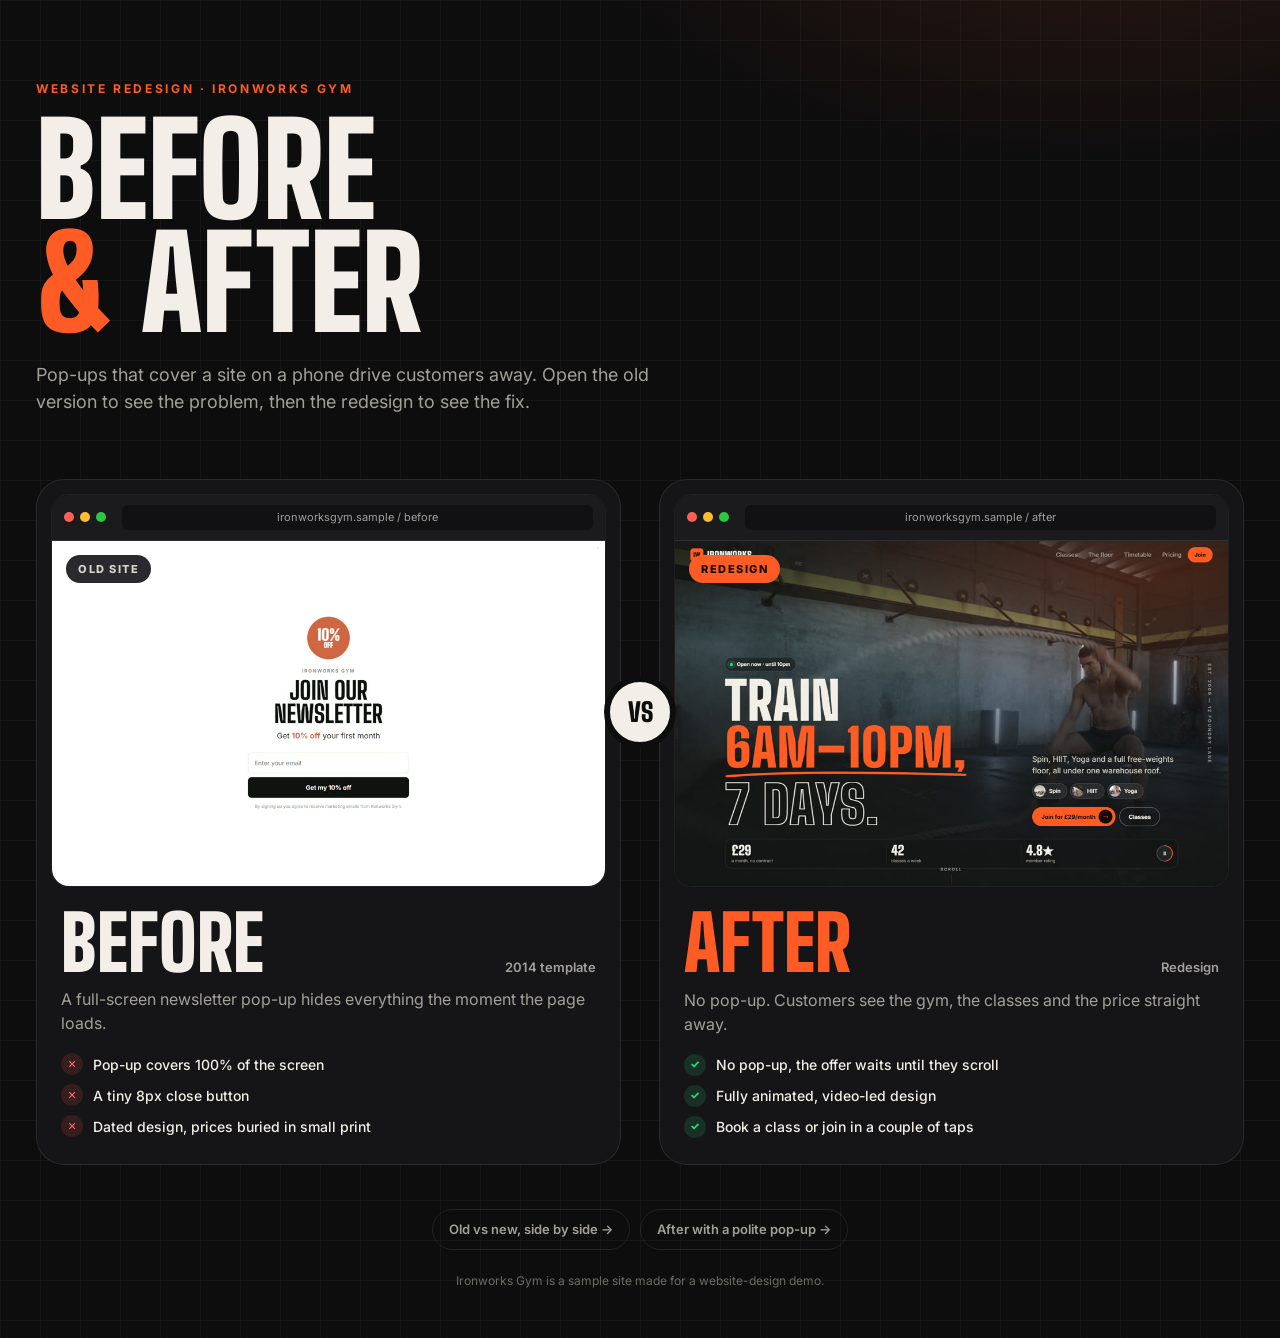
<file: index.html>
<!doctype html>
<html lang="en">
<head>
  <meta charset="utf-8">
  <meta name="viewport" content="width=device-width, initial-scale=1">
  <title>Ironworks Gym · Before &amp; After</title>
  <meta name="description" content="Website redesign demo for Ironworks Gym: the old pop-up-covered site and the new redesign, side by side.">
  <meta name="theme-color" content="#0d0d0e">
  <link rel="preconnect" href="https://fonts.googleapis.com">
  <link rel="preconnect" href="https://fonts.gstatic.com" crossorigin>
  <link rel="stylesheet" href="https://fonts.googleapis.com/css2?family=Big+Shoulders+Display:wght@800;900&family=Inter:wght@400;500;600;700&display=swap">
  <style>
    :root {
      --bg: #0d0d0e; --card: #151517; --line: rgba(255, 255, 255, 0.09);
      --text: #f3efe8; --muted: #a3a09a; --accent: #ff5b24; --accent-ink: #140600;
      --display: "Big Shoulders Display", Impact, sans-serif; --body: "Inter", system-ui, sans-serif;
      --ease-out: cubic-bezier(0.16, 1, 0.3, 1); --spring: cubic-bezier(0.34, 1.56, 0.64, 1);
    }
    * { box-sizing: border-box; }
    body {
      margin: 0; min-height: 100vh;
      background:
        radial-gradient(900px 500px at 85% -10%, rgba(255, 91, 36, 0.14), transparent 60%),
        linear-gradient(rgba(255, 255, 255, 0.035) 1px, transparent 1px) 0 0 / 40px 40px,
        linear-gradient(90deg, rgba(255, 255, 255, 0.035) 1px, transparent 1px) 0 0 / 40px 40px,
        var(--bg);
      color: var(--text); font: 400 16px/1.5 var(--body); -webkit-font-smoothing: antialiased;
    }
    a { color: inherit; }
    .wrap { max-width: 1240px; margin: 0 auto; padding: clamp(40px, 7vw, 80px) 16px 48px; }

    /* Heading */
    .kicker { margin: 0 0 16px; color: var(--accent); font-size: 12px; font-weight: 700; letter-spacing: 0.22em; text-transform: uppercase; }
    h1 { margin: 0; font: 900 clamp(56px, 10vw, 132px)/0.88 var(--display); text-transform: uppercase; }
    h1 .line { display: block; overflow: hidden; }
    h1 .line > span { display: inline-block; animation: rise 1.1s var(--ease-out) both; }
    h1 .line:nth-child(2) > span { animation-delay: 0.12s; }
    h1 em { color: var(--accent); font-style: normal; }
    @keyframes rise { from { transform: translateY(105%); } }
    .lede { max-width: 56ch; margin: 22px 0 0; color: var(--muted); font-size: clamp(16px, 1.6vw, 18px); animation: fade 1s var(--ease-out) 0.4s both; }
    @keyframes fade { from { opacity: 0; transform: translateY(16px); } }

    /* Cards */
    .cards { position: relative; display: grid; grid-template-columns: 1fr 1fr; gap: clamp(20px, 3vw, 40px); margin-top: clamp(40px, 6vw, 64px); }
    .card {
      --rx: 0deg; --ry: 0deg;
      position: relative; display: flex; flex-direction: column;
      padding: 14px 14px 26px;
      border: 1px solid var(--line); border-radius: 28px;
      background: var(--card);
      text-decoration: none;
      transform: perspective(1200px) rotateX(var(--rx)) rotateY(var(--ry));
      transition: transform 0.5s var(--ease-out), border-color 0.4s, box-shadow 0.4s, translate 0.5s var(--ease-out);
      animation: cardIn 1.1s var(--ease-out) both;
    }
    .card.before { animation-name: cardInLeft; animation-delay: 0.35s; }
    .card.after { animation-name: cardInRight; animation-delay: 0.5s; }
    @keyframes cardInLeft { from { opacity: 0; translate: -80px 40px; rotate: -4deg; } }
    @keyframes cardInRight { from { opacity: 0; translate: 80px 40px; rotate: 4deg; } }
    .card.is-tilting { transition: transform 0.12s linear, border-color 0.4s, box-shadow 0.4s; }
    .card:hover { border-color: var(--tone); box-shadow: 0 40px 80px -40px var(--glow); }
    .card:focus-visible { outline: 3px solid var(--accent); outline-offset: 4px; }
    .before { --tone: rgba(255, 255, 255, 0.35); --glow: rgba(255, 255, 255, 0.25); }
    .after { --tone: var(--accent); --glow: rgba(255, 91, 36, 0.6); }

    /* Browser frame with the screenshot */
    .frame { overflow: hidden; border: 1px solid var(--line); border-radius: 18px; background: #0a0a0b; }
    .frame-bar { display: flex; align-items: center; gap: 6px; padding: 10px 12px; border-bottom: 1px solid var(--line); background: #1b1b1e; }
    .frame-bar i { width: 10px; height: 10px; border-radius: 50%; background: #3a3a3f; }
    .frame-bar i:nth-child(1) { background: #ff5f57; } .frame-bar i:nth-child(2) { background: #febc2e; } .frame-bar i:nth-child(3) { background: #28c840; }
    .frame-bar span { flex: 1; margin-left: 10px; padding: 4px 10px; border-radius: 6px; background: #111113; color: var(--muted); font-size: 11px; text-align: center; }
    .shot { position: relative; aspect-ratio: 16 / 10; overflow: hidden; }
    .shot img { display: block; width: 100%; height: 100%; object-fit: cover; object-position: top; transition: scale 0.9s var(--ease-out), filter 0.6s; }
    .card:hover .shot img { scale: 1.06; }
    .before .shot img { filter: grayscale(0.35); }
    .before:hover .shot img { filter: none; }
    .shot-cta {
      position: absolute; left: 50%; bottom: 18px;
      display: inline-flex; align-items: center; gap: 10px;
      padding: 10px 10px 10px 20px; border-radius: 999px;
      background: var(--btn); color: var(--btn-ink);
      font-weight: 700; font-size: 14px; white-space: nowrap;
      box-shadow: 0 12px 30px -10px rgba(0, 0, 0, 0.6);
      translate: -50% 20px; opacity: 0;
      transition: translate 0.5s var(--spring), opacity 0.3s;
    }
    .shot-cta b { display: grid; place-items: center; width: 30px; height: 30px; border-radius: 50%; background: var(--btn-ink); color: var(--btn); transition: rotate 0.4s var(--ease-out); }
    .card:hover .shot-cta, .card:focus-visible .shot-cta { translate: -50% 0; opacity: 1; }
    .card:hover .shot-cta b { rotate: -45deg; }
    .before { --btn: var(--text); --btn-ink: var(--bg); }
    .after { --btn: var(--accent); --btn-ink: var(--accent-ink); }
    .shot-tag {
      position: absolute; top: 14px; left: 14px;
      padding: 6px 12px; border-radius: 999px;
      font-size: 11px; font-weight: 800; letter-spacing: 0.14em; text-transform: uppercase;
    }
    .before .shot-tag { background: #2a2a2e; color: #d8d4cc; }
    .after .shot-tag { background: var(--accent); color: var(--accent-ink); }

    /* Card text */
    .card-body { padding: 22px 10px 0; }
    .card-top { display: flex; justify-content: space-between; align-items: baseline; gap: 12px; }
    .card h2 { margin: 0; font: 900 clamp(48px, 6vw, 76px)/0.9 var(--display); text-transform: uppercase; }
    .after h2 { color: var(--accent); }
    .card-top span { color: var(--muted); font-size: 13px; font-weight: 600; }
    .card p { margin: 10px 0 18px; color: var(--muted); }
    .points { display: grid; gap: 9px; margin: 0; padding: 0; list-style: none; font-size: 14px; font-weight: 500; }
    .points li { display: flex; align-items: center; gap: 10px; }
    .points li::before {
      display: grid; place-items: center; flex: none;
      width: 22px; height: 22px; border-radius: 50%;
      font-size: 11px; font-weight: 800;
    }
    .before .points li::before { content: "✕"; background: rgba(255, 80, 80, 0.14); color: #ff7070; }
    .after .points li::before { content: "✓"; background: rgba(52, 210, 123, 0.15); color: #34d27b; }

    /* VS badge */
    .vs {
      position: absolute; left: 50%; top: 34%; z-index: 2;
      display: grid; place-items: center;
      width: 72px; height: 72px; border: 6px solid var(--bg); border-radius: 50%;
      background: var(--text); color: var(--bg);
      font: 900 26px var(--display);
      translate: -50% -50%;
      animation: vsPop 0.7s var(--spring) 0.9s both;
      pointer-events: none;
    }
    @keyframes vsPop { from { scale: 0; rotate: -90deg; } }

    /* Extras */
    .extras { display: flex; flex-wrap: wrap; justify-content: center; gap: 10px; margin-top: 44px; animation: fade 1s var(--ease-out) 0.9s both; }
    .extras a {
      display: inline-flex; align-items: center; gap: 8px;
      padding: 10px 16px; border: 1px solid var(--line); border-radius: 999px;
      color: var(--muted); font-size: 13px; font-weight: 600; text-decoration: none;
      transition: color 0.3s, border-color 0.3s, background 0.3s;
    }
    .extras a:hover { color: var(--text); border-color: rgba(255, 255, 255, 0.3); background: rgba(255, 255, 255, 0.04); }
    .note { margin: 22px 0 0; color: #6e6b66; font-size: 12px; text-align: center; }

    @media (max-width: 820px) {
      .cards { grid-template-columns: 1fr; }
      .vs { top: 50%; width: 60px; height: 60px; font-size: 22px; }
      .shot-cta { translate: -50% 0; opacity: 1; }
    }
    @media (prefers-reduced-motion: reduce) {
      *, *::before, *::after { animation-duration: 0.01ms !important; animation-delay: 0s !important; transition-duration: 0.01ms !important; }
    }
  </style>
</head>
<body>
  <main class="wrap">
    <p class="kicker">Website redesign · Ironworks Gym</p>
    <h1><span class="line"><span>Before</span></span><span class="line"><span><em>&amp;</em> After</span></span></h1>
    <p class="lede">Pop-ups that cover a site on a phone drive customers away. Open the old version to see the problem, then the redesign to see the fix.</p>

    <div class="cards">
      <a class="card before" href="before.html" data-tilt>
        <div class="frame">
          <div class="frame-bar"><i></i><i></i><i></i><span>ironworksgym.sample / before</span></div>
          <div class="shot">
            <img src="assets/shot-before.jpg" alt="The old Ironworks Gym site, fully covered by a newsletter pop-up">
            <span class="shot-tag">Old site</span>
            <span class="shot-cta">View the before site <b aria-hidden="true">→</b></span>
          </div>
        </div>
        <div class="card-body">
          <div class="card-top"><h2>Before</h2><span>2014 template</span></div>
          <p>A full-screen newsletter pop-up hides everything the moment the page loads.</p>
          <ul class="points">
            <li>Pop-up covers 100% of the screen</li>
            <li>A tiny 8px close button</li>
            <li>Dated design, prices buried in small print</li>
          </ul>
        </div>
      </a>

      <span class="vs" aria-hidden="true">VS</span>

      <a class="card after" href="after.html" data-tilt>
        <div class="frame">
          <div class="frame-bar"><i></i><i></i><i></i><span>ironworksgym.sample / after</span></div>
          <div class="shot">
            <img src="assets/shot-after.jpg" alt="The redesigned Ironworks Gym site with a video hero and no pop-up">
            <span class="shot-tag">Redesign</span>
            <span class="shot-cta">View the after site <b aria-hidden="true">→</b></span>
          </div>
        </div>
        <div class="card-body">
          <div class="card-top"><h2>After</h2><span>Redesign</span></div>
          <p>No pop-up. Customers see the gym, the classes and the price straight away.</p>
          <ul class="points">
            <li>No pop-up, the offer waits until they scroll</li>
            <li>Fully animated, video-led design</li>
            <li>Book a class or join in a couple of taps</li>
          </ul>
        </div>
      </a>
    </div>

    <nav class="extras" aria-label="More">
      <a href="compare.html">Old vs new, side by side →</a>
      <a href="after.html?popup=scroll">After with a polite pop-up →</a>
    </nav>
    <p class="note">Ironworks Gym is a sample site made for a website-design demo.</p>
  </main>

  <script>
    // Hover tilt on the cards (mouse only)
    if (matchMedia('(pointer: fine)').matches && !matchMedia('(prefers-reduced-motion: reduce)').matches) {
      document.querySelectorAll('[data-tilt]').forEach((card) => {
        card.addEventListener('pointermove', (e) => {
          const r = card.getBoundingClientRect();
          card.classList.add('is-tilting');
          card.style.setProperty('--ry', `${(((e.clientX - r.left) / r.width) - 0.5) * 8}deg`);
          card.style.setProperty('--rx', `${(0.5 - (e.clientY - r.top) / r.height) * 8}deg`);
        });
        card.addEventListener('pointerleave', () => {
          card.classList.remove('is-tilting');
          card.style.setProperty('--rx', '0deg');
          card.style.setProperty('--ry', '0deg');
        });
      });
    }
  </script>
</body>
</html>
</file>
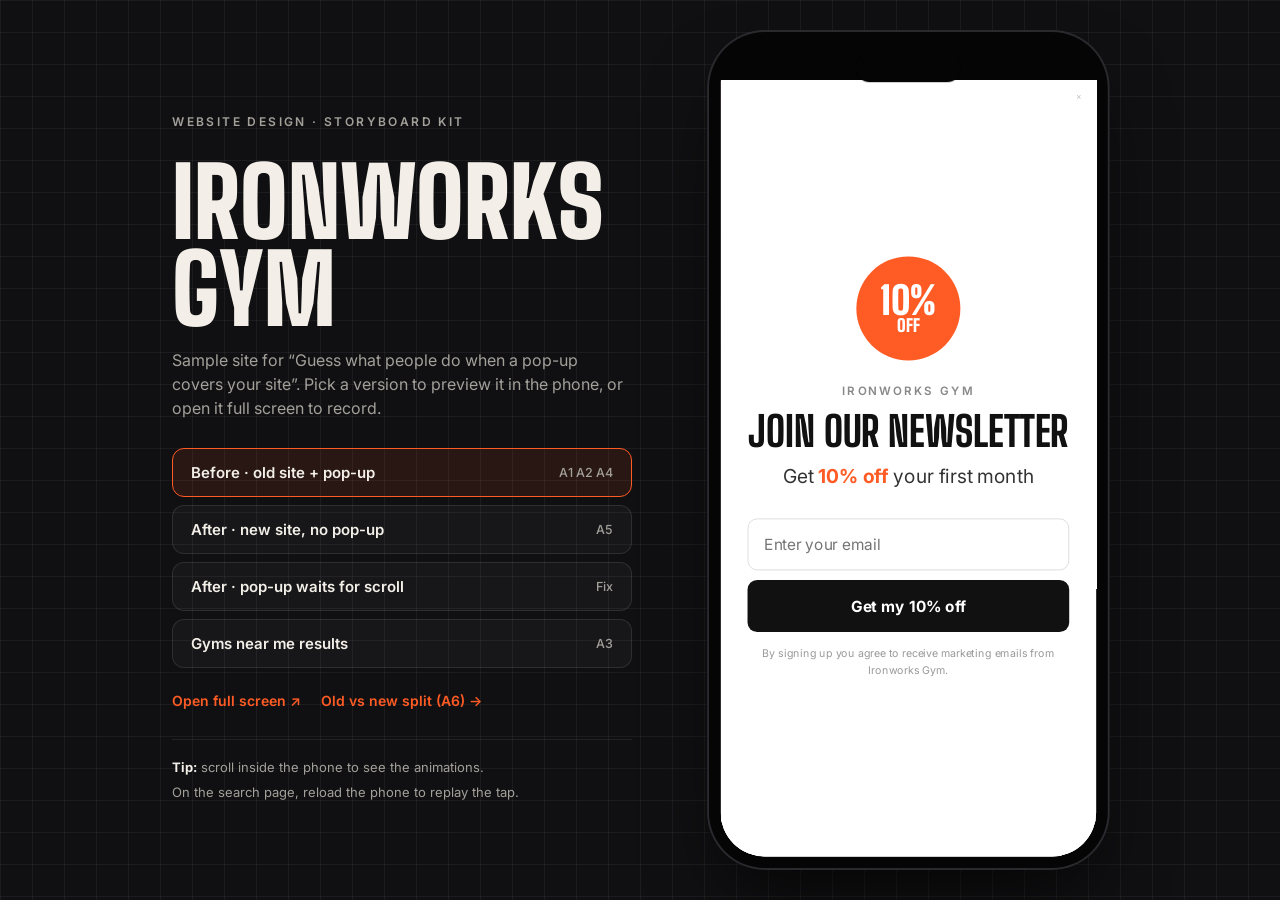
<file: kit.html>
<!doctype html>
<html lang="en">
<head>
  <meta charset="utf-8">
  <meta name="viewport" content="width=device-width, initial-scale=1">
  <title>Ironworks Gym · Preview Kit</title>
  <link rel="preconnect" href="https://fonts.googleapis.com">
  <link rel="preconnect" href="https://fonts.gstatic.com" crossorigin>
  <link rel="stylesheet" href="https://fonts.googleapis.com/css2?family=Big+Shoulders+Display:wght@700;900&family=Inter:wght@400;500;600&display=swap">
  <link rel="stylesheet" href="css/tools.css">
</head>
<body class="canvas" data-phones="1">
  <main class="hub-wrap">
    <section class="hub-intro">
      <p class="kicker">Website design · storyboard kit</p>
      <h1>Ironworks Gym</h1>
      <p>Sample site for “Guess what people do when a pop-up covers your site”. Pick a version to preview it in the phone, or open it full screen to record.</p>
      <div class="hub-tabs" role="tablist" aria-label="Versions">
        <button role="tab" aria-selected="true" data-src="before.html">Before · old site + pop-up <small>A1 A2 A4</small></button>
        <button role="tab" aria-selected="false" data-src="after.html">After · new site, no pop-up <small>A5</small></button>
        <button role="tab" aria-selected="false" data-src="after.html?popup=scroll">After · pop-up waits for scroll <small>Fix</small></button>
        <button role="tab" aria-selected="false" data-src="search.html">Gyms near me results <small>A3</small></button>
      </div>
      <div class="hub-links">
        <a id="openFull" href="before.html" target="_blank" rel="noopener">Open full screen ↗</a>
        <a href="compare.html">Old vs new split (A6) →</a>
      </div>
      <ul class="hub-assets">
        <li><b>Tip:</b> scroll inside the phone to see the animations.</li>
        <li>On the search page, reload the phone to replay the tap.</li>
      </ul>
    </section>
    <div class="phone-fit"><div class="phone"><iframe id="frame" src="before.html" title="Site preview"></iframe></div></div>
  </main>
  <script src="js/phone.js"></script>
  <script>
    (() => {
      const frame = document.getElementById('frame');
      const openFull = document.getElementById('openFull');
      const tabs = document.querySelectorAll('.hub-tabs button');
      tabs.forEach((tab) => tab.addEventListener('click', () => {
        tabs.forEach((t) => t.setAttribute('aria-selected', String(t === tab)));
        frame.src = tab.dataset.src;
        openFull.href = tab.dataset.src;
      }));
    })();
  </script>
</body>
</html>
</file>
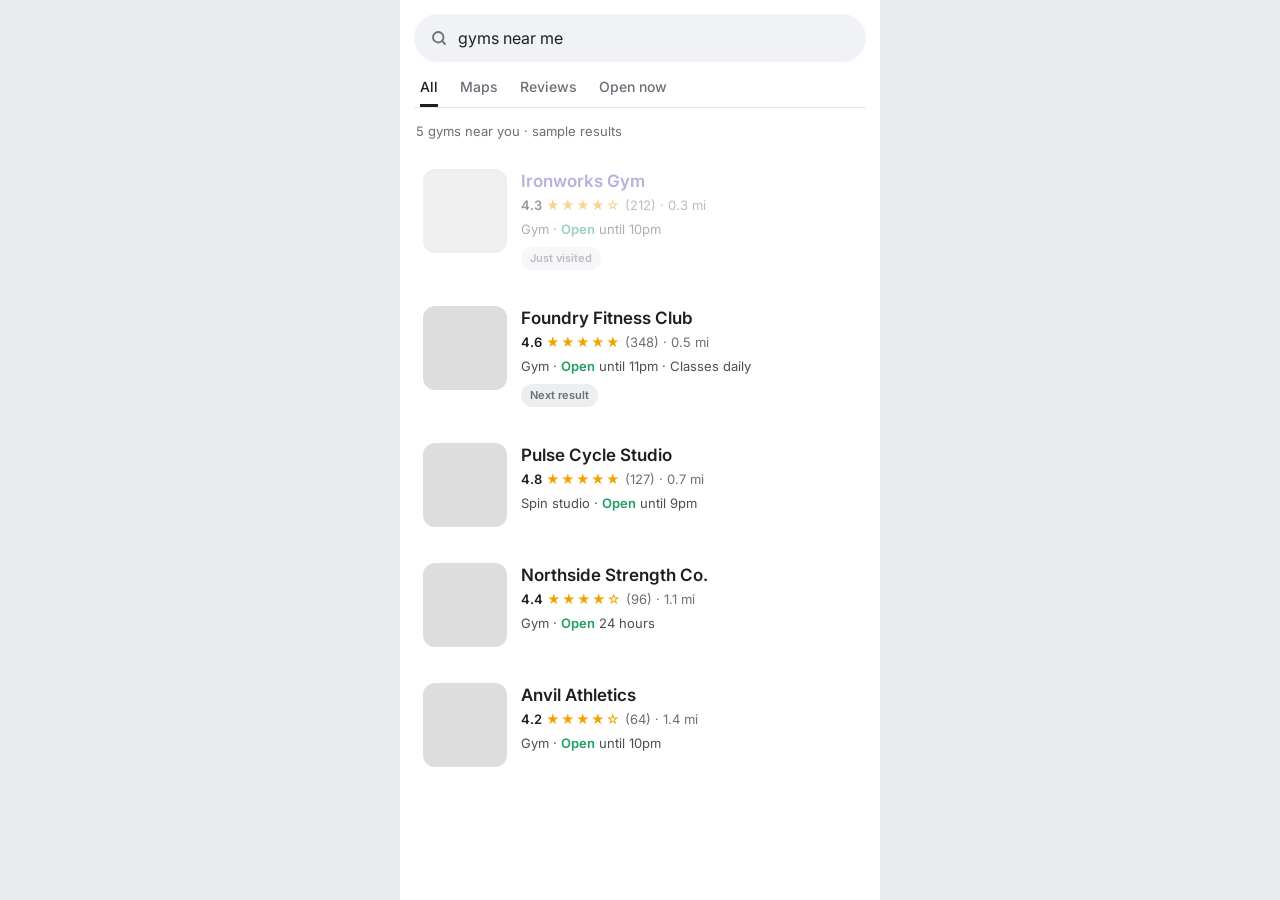
<file: search.html>
<!doctype html>
<html lang="en">
<head>
  <meta charset="utf-8">
  <meta name="viewport" content="width=device-width, initial-scale=1">
  <title>Gyms near me · Sample results</title>
  <link rel="preconnect" href="https://fonts.googleapis.com">
  <link rel="preconnect" href="https://fonts.gstatic.com" crossorigin>
  <link rel="stylesheet" href="https://fonts.googleapis.com/css2?family=Inter:wght@400;500;600;700&display=swap">
  <link rel="stylesheet" href="css/tools.css">
</head>
<body class="serp-body">
  <div class="serp">
    <header class="serp-top">
      <div class="serp-bar">
        <svg width="18" height="18" viewBox="0 0 24 24" fill="none" stroke="currentColor" stroke-width="2.4" stroke-linecap="round" aria-hidden="true"><circle cx="11" cy="11" r="7"/><path d="m20 20-3.5-3.5"/></svg>
        <span>gyms near me</span>
      </div>
      <nav class="serp-tabs" aria-label="Result types">
        <a class="is-active" href="#">All</a><a href="#">Maps</a><a href="#">Reviews</a><a href="#">Open now</a>
      </nav>
    </header>
    <p class="serp-meta">5 gyms near you · sample results</p>
    <ol class="serp-list">
      <li class="serp-item is-visited">
        <div class="serp-thumb" style="background-image:url('https://images.unsplash.com/photo-1571902943202-507ec2618e8f?auto=format&fit=crop&w=200&h=200&q=60')"></div>
        <div class="serp-info">
          <h3>Ironworks Gym</h3>
          <p class="serp-rating"><b>4.3</b> <span class="s">★★★★☆</span> (212) · 0.3 mi</p>
          <p class="serp-desc">Gym · <span class="serp-open">Open</span> until 10pm</p>
          <span class="serp-chip">Just visited</span>
        </div>
      </li>
      <li class="serp-item" id="nextGym">
        <div class="serp-thumb" style="background-image:url('https://images.unsplash.com/photo-1534438327276-14e5300c3a48?auto=format&fit=crop&w=200&h=200&q=60')"></div>
        <div class="serp-info">
          <h3>Foundry Fitness Club</h3>
          <p class="serp-rating"><b>4.6</b> <span class="s">★★★★★</span> (348) · 0.5 mi</p>
          <p class="serp-desc">Gym · <span class="serp-open">Open</span> until 11pm · Classes daily</p>
          <span class="serp-chip">Next result</span>
        </div>
      </li>
      <li class="serp-item">
        <div class="serp-thumb" style="background-image:url('https://images.unsplash.com/photo-1540497077202-7c8a3999166f?auto=format&fit=crop&w=200&h=200&q=60')"></div>
        <div class="serp-info">
          <h3>Pulse Cycle Studio</h3>
          <p class="serp-rating"><b>4.8</b> <span class="s">★★★★★</span> (127) · 0.7 mi</p>
          <p class="serp-desc">Spin studio · <span class="serp-open">Open</span> until 9pm</p>
        </div>
      </li>
      <li class="serp-item">
        <div class="serp-thumb" style="background-image:url('https://images.unsplash.com/photo-1517836357463-d25dfeac3438?auto=format&fit=crop&w=200&h=200&q=60')"></div>
        <div class="serp-info">
          <h3>Northside Strength Co.</h3>
          <p class="serp-rating"><b>4.4</b> <span class="s">★★★★☆</span> (96) · 1.1 mi</p>
          <p class="serp-desc">Gym · <span class="serp-open">Open</span> 24 hours</p>
        </div>
      </li>
      <li class="serp-item">
        <div class="serp-thumb" style="background-image:url('https://images.unsplash.com/photo-1518611012118-696072aa579a?auto=format&fit=crop&w=200&h=200&q=60')"></div>
        <div class="serp-info">
          <h3>Anvil Athletics</h3>
          <p class="serp-rating"><b>4.2</b> <span class="s">★★★★☆</span> (64) · 1.4 mi</p>
          <p class="serp-desc">Gym · <span class="serp-open">Open</span> until 10pm</p>
        </div>
      </li>
    </ol>
  </div>

  <script>
    // Scripted sequence for the recording: highlight the next gym, then tap it.
    // Add ?static to the URL to show the highlighted state without the animation.
    (() => {
      const next = document.getElementById('nextGym');
      const highlight = () => next.classList.add('is-highlight');
      if (new URLSearchParams(location.search).has('static')) { highlight(); return; }
      setTimeout(highlight, 1300);
      setTimeout(() => {
        const dot = document.createElement('span');
        dot.className = 'tap';
        dot.style.left = '62%';
        dot.style.top = '50%';
        next.appendChild(dot);
        next.classList.add('is-pressed');
        setTimeout(() => next.classList.remove('is-pressed'), 180);
      }, 2300);
    })();
  </script>
</body>
</html>
</file>
<file: css/tools.css>
/* Hub, compare and mocked search results pages */

:root {
  --ink: #f3efe8;
  --muted: #a3a09a;
  --accent: #ff5b24;
  --good: #1f9d63;
  --grid-bg: #101012;
  --grid-line: rgba(255, 255, 255, 0.05);
  --display: "Big Shoulders Display", Impact, sans-serif;
  --body: "Inter", system-ui, -apple-system, "Segoe UI", sans-serif;
  --ease-out: cubic-bezier(0.16, 1, 0.3, 1);
}
*, *::before, *::after { box-sizing: border-box; }
body { margin: 0; font: 400 16px/1.5 var(--body); -webkit-font-smoothing: antialiased; }
a { color: inherit; }

/* ---------- Dark grid canvas (hub + compare) ---------- */

.canvas {
  min-height: 100vh;
  background-color: var(--grid-bg);
  background-image:
    linear-gradient(var(--grid-line) 1px, transparent 1px),
    linear-gradient(90deg, var(--grid-line) 1px, transparent 1px);
  background-size: 32px 32px;
  color: var(--ink);
}

/* Phone frame: the iframe is always a real 390×844 phone viewport, scaled to fit */
.phone-fit { position: relative; flex: none; }
.phone {
  position: absolute; top: 0; left: 0;
  width: 414px; height: 868px; padding: 50px 12px 12px;
  border-radius: 58px;
  background: #050505;
  box-shadow: 0 0 0 2px #2a2a2e, 0 40px 80px -20px rgba(0, 0, 0, 0.7);
  transform-origin: 0 0;
  transform: scale(var(--s, 1));
}
.phone::before {
  content: ""; position: absolute; top: 22px; left: 50%; z-index: 2;
  width: 110px; height: 30px; margin-left: -55px; border-radius: 20px;
  background: #050505;
}
.phone iframe { display: block; width: 390px; height: 806px; border: 0; border-radius: 0 0 46px 46px; background: #0d0d0e; }

/* ---------- Hub ---------- */

.hub-wrap {
  display: flex; align-items: center; justify-content: center; gap: clamp(32px, 6vw, 96px);
  max-width: 1200px; min-height: 100vh; margin: 0 auto;
  padding: 32px 16px;
}
.hub-intro { max-width: 460px; }
.kicker { margin: 0 0 14px; color: var(--accent); font-size: 12px; font-weight: 600; letter-spacing: 0.2em; text-transform: uppercase; }
.hub-intro h1 { margin: 0; font: 900 clamp(56px, 8vw, 96px)/0.9 var(--display); text-transform: uppercase; }
.hub-intro > p { margin: 16px 0 28px; color: var(--muted); }
.hub-tabs { display: grid; gap: 8px; }
.hub-tabs button {
  display: flex; justify-content: space-between; align-items: center;
  padding: 14px 18px; border-radius: 12px;
  border: 1px solid rgba(255, 255, 255, 0.1);
  background: rgba(255, 255, 255, 0.03); color: var(--ink);
  font: 600 15px var(--body); text-align: left; cursor: pointer;
  transition: border-color 0.3s, background 0.3s, transform 0.3s var(--ease-out);
}
.hub-tabs button small { color: var(--muted); font-weight: 500; }
.hub-tabs button:hover { transform: translateX(4px); border-color: rgba(255, 255, 255, 0.25); }
.hub-tabs button[aria-selected="true"] { border-color: var(--accent); background: rgba(255, 91, 36, 0.1); }
.hub-links { display: flex; flex-wrap: wrap; gap: 10px 20px; margin-top: 22px; font-size: 14px; font-weight: 600; }
.hub-links a { color: var(--accent); text-decoration: none; }
.hub-links a:hover { text-decoration: underline; }
.hub-assets { margin: 28px 0 0; padding: 18px 0 0; border-top: 1px solid rgba(255, 255, 255, 0.08); list-style: none; color: var(--muted); font-size: 13px; display: grid; gap: 6px; }
.hub-assets b { color: var(--ink); }
@media (max-width: 860px) { .hub-wrap { flex-direction: column; } }

/* ---------- Compare (old vs new) ---------- */

.compare { display: flex; flex-direction: column; align-items: center; justify-content: center; gap: 28px; min-height: 100vh; padding: 32px 16px; overflow: hidden; }
.compare-row { display: flex; align-items: center; justify-content: center; gap: clamp(20px, 5vw, 80px); }
.compare-item { display: flex; flex-direction: column; align-items: center; gap: 18px; }
.compare-label {
  padding: 8px 18px; border-radius: 999px;
  font: 900 26px/1 var(--display); letter-spacing: 0.08em; text-transform: uppercase;
}
.is-old .compare-label { background: #2a2a2e; color: #9a9a9a; }
.is-new .compare-label { background: var(--good); color: #fff; }
.is-old .phone-fit { transform: rotate(-6deg); filter: grayscale(1) brightness(0.75); opacity: 0.85; }
.compare-item { animation: rise 1s var(--ease-out) both; }
.compare-item.is-new { animation-delay: 0.25s; }
@keyframes rise { from { opacity: 0; transform: translateY(40px); } }
.compare-title { margin: 0; font: italic 400 clamp(28px, 4vw, 44px)/1.1 Georgia, "Times New Roman", serif; text-align: center; }

/* ---------- Mocked search results ---------- */

.serp-body { background: #e9eaee; color: #1d1f23; }
.serp {
  max-width: 480px; min-height: 100vh; margin: 0 auto;
  background: #fff;
  animation: backIn 0.7s var(--ease-out) both;
}
@keyframes backIn { from { transform: translateX(-35%); opacity: 0.3; } }
.serp-top { position: sticky; top: 0; z-index: 2; padding: 14px 14px 0; background: #fff; }
.serp-bar {
  display: flex; align-items: center; gap: 10px;
  height: 48px; padding: 0 16px; border-radius: 999px;
  background: #f1f2f5; color: #1d1f23; font-size: 16px;
}
.serp-bar svg { flex: none; color: #6b6f76; }
.serp-bar span { flex: 1; }
.serp-tabs { display: flex; gap: 22px; padding: 14px 6px 0; border-bottom: 1px solid #e6e7ea; font-size: 14px; font-weight: 500; color: #6b6f76; }
.serp-tabs a { padding-bottom: 10px; text-decoration: none; }
.serp-tabs .is-active { color: #1d1f23; box-shadow: inset 0 -3px 0 #1d1f23; }
.serp-meta { margin: 0; padding: 14px 16px 6px; color: #6b6f76; font-size: 13px; }
.serp-list { margin: 0; padding: 0 10px 40px; list-style: none; }
.serp-item {
  position: relative; overflow: hidden;
  display: flex; gap: 14px;
  margin: 6px 0; padding: 14px 12px;
  border: 1.5px solid transparent; border-radius: 16px;
  transition: background 0.5s, border-color 0.5s, transform 0.2s;
}
.serp-thumb { flex: none; width: 84px; height: 84px; border-radius: 12px; background: #ddd center / cover; }
.serp-info { min-width: 0; }
.serp-info h3 { margin: 0 0 2px; font-size: 17px; font-weight: 600; }
.serp-rating { margin: 0; color: #6b6f76; font-size: 13px; }
.serp-rating b { color: #1d1f23; font-weight: 600; }
.serp-rating .s { color: #f2a100; letter-spacing: 1px; }
.serp-desc { margin: 4px 0 0; color: #4a4e55; font-size: 13px; }
.serp-open { color: var(--good); font-weight: 600; }
.serp-chip { display: inline-block; margin-top: 8px; padding: 3px 9px; border-radius: 999px; background: #eceef1; color: #6b6f76; font-size: 11px; font-weight: 600; }
.serp-item.is-visited { opacity: 0.45; }
.serp-item.is-visited h3 { color: #6b4fbb; }
.serp-item.is-highlight { background: #e7f7ef; border-color: var(--good); }
.serp-item.is-highlight .serp-chip { background: var(--good); color: #fff; }
.serp-item.is-pressed { transform: scale(0.97); }
.tap {
  position: absolute; width: 56px; height: 56px; margin: -28px 0 0 -28px; border-radius: 50%;
  background: rgba(31, 157, 99, 0.35);
  pointer-events: none;
  animation: tap 0.7s var(--ease-out) forwards;
}
@keyframes tap { from { transform: scale(0.2); opacity: 1; } to { transform: scale(4); opacity: 0; } }
</file>
